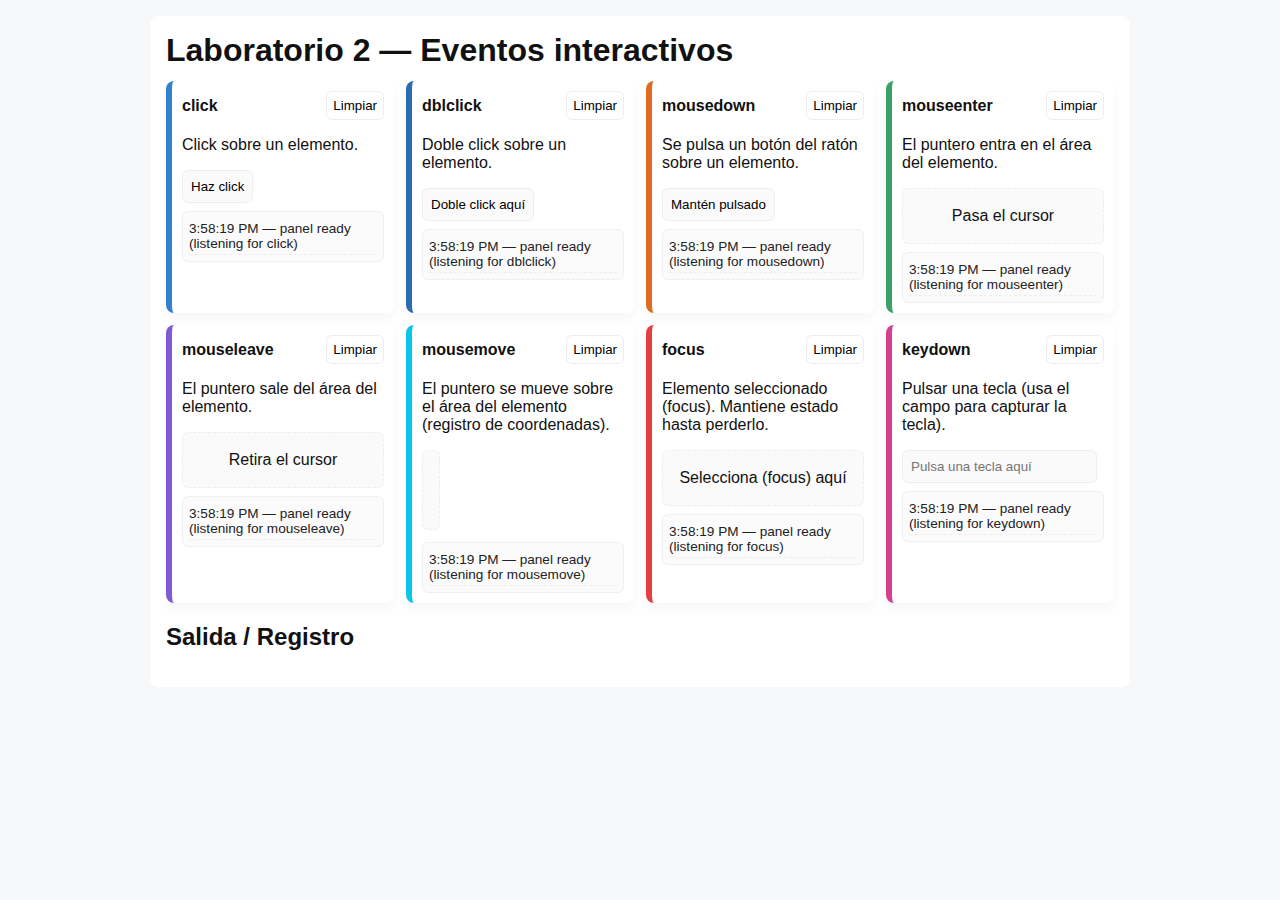
<file: index.html>
<!DOCTYPE html>
<html lang="es">
<head>
    <meta charset="utf-8">
    <meta name="viewport" content="width=device-width,initial-scale=1">
    <title>Laboratorio 2 — Eventos interactivos</title>
    <style>
        :root{--bg:#f6f8fa;--accent:#3182ce;--muted:#666}
        *{box-sizing:border-box}
        body{margin:0;background:var(--bg);font-family:Segoe UI,Arial,Helvetica,sans-serif;color:#111;padding:16px}
        .container{max-width:980px;margin:0 auto;background:#fff;padding:16px;border-radius:8px}
        h1{margin:0 0 12px}

        #event-panels{display:grid;grid-template-columns:repeat(auto-fit,minmax(220px,1fr));gap:12px}
        .event-panel{background:#fff;padding:10px;border-radius:8px;border-left:6px solid transparent;box-shadow:0 6px 12px rgba(0,0,0,0.04)}
        .panel-head{display:flex;justify-content:space-between;align-items:center}
        .panel-head h3{margin:0;font-size:1rem}
        .clear-log{background:transparent;border:1px solid #eee;padding:6px;border-radius:6px;cursor:pointer}
        .event-control{display:inline-block;padding:8px;border-radius:6px;border:1px solid #eee;background:#fafafa;cursor:pointer}
        .box{border:1px dashed #e6eef6}
        .event-log{margin-top:8px;font-size:0.9rem;color:#222;min-height:36px;max-height:120px;overflow:auto;padding:6px;background:#fbfbfb;border-radius:6px;border:1px solid #f0f0f0}
        .log-entry{padding:3px 0;border-bottom:1px dashed #eee;font-size:0.85rem}
        .flash{transform:translateY(-2px);box-shadow:0 8px 18px rgba(0,0,0,0.06)}

        .accent-click{border-left-color:#3182ce}
        .accent-dbl{border-left-color:#2b6cb0}
        .accent-down{border-left-color:#dd6b20}
        .accent-enter{border-left-color:#38a169}
        .accent-leave{border-left-color:#805ad5}
        .accent-move{border-left-color:#0bc5ea}
        .accent-focus{border-left-color:#e53e3e}
        .accent-key{border-left-color:#d53f8c}
        
        @media (max-width:520px){.event-control{width:100%;text-align:center}}
    </style>
</head>
<body>
    <main class="container">
        <h1>Laboratorio 2 — Eventos interactivos</h1>

        <section id="event-panels">
            <section class="event-panel accent-click" data-event="click">
                <div class="panel-head"><h3>click</h3><button class="clear-log">Limpiar</button></div>
                <p>Click sobre un elemento.</p>
                <button class="event-control">Haz click</button>
                <div class="event-log"></div>
            </section>

            <section class="event-panel accent-dbl" data-event="dblclick">
                <div class="panel-head"><h3>dblclick</h3><button class="clear-log">Limpiar</button></div>
                <p>Doble click sobre un elemento.</p>
                <button class="event-control">Doble click aquí</button>
                <div class="event-log"></div>
            </section>

            <section class="event-panel accent-down" data-event="mousedown">
                <div class="panel-head"><h3>mousedown</h3><button class="clear-log">Limpiar</button></div>
                <p>Se pulsa un botón del ratón sobre un elemento.</p>
                <button class="event-control">Mantén pulsado</button>
                <div class="event-log"></div>
            </section>

            <section class="event-panel accent-enter" data-event="mouseenter">
                <div class="panel-head"><h3>mouseenter</h3><button class="clear-log">Limpiar</button></div>
                <p>El puntero entra en el área del elemento.</p>
                <div class="event-control box" style="height:56px;display:flex;align-items:center;justify-content:center">Pasa el cursor</div>
                <div class="event-log"></div>
            </section>

            <section class="event-panel accent-leave" data-event="mouseleave">
                <div class="panel-head"><h3>mouseleave</h3><button class="clear-log">Limpiar</button></div>
                <p>El puntero sale del área del elemento.</p>
                <div class="event-control box" style="height:56px;display:flex;align-items:center;justify-content:center">Retira el cursor</div>
                <div class="event-log"></div>
            </section>

            <section class="event-panel accent-move" data-event="mousemove">
                <div class="panel-head"><h3>mousemove</h3><button class="clear-log">Limpiar</button></div>
                <p>El puntero se mueve sobre el área del elemento (registro de coordenadas).</p>
                <div class="event-control box" style="height:80px"></div>
                <div class="event-log"></div>
            </section>

            <section class="event-panel accent-focus" data-event="focus">
                <div class="panel-head"><h3>focus</h3><button class="clear-log">Limpiar</button></div>
                <p>Elemento seleccionado (focus). Mantiene estado hasta perderlo.</p>
                <div class="event-control box" tabindex="0" style="height:56px;display:flex;align-items:center;justify-content:center">Selecciona (focus) aquí</div>
                <div class="event-log"></div>
            </section>

            <section class="event-panel accent-key" data-event="keydown">
                <div class="panel-head"><h3>keydown</h3><button class="clear-log">Limpiar</button></div>
                <p>Pulsar una tecla (usa el campo para capturar la tecla).</p>
                <input class="event-control" placeholder="Pulsa una tecla aquí">
                <div class="event-log"></div>
            </section>
        </section>

        <section id="output">
            <h2>Salida / Registro</h2>
            <div id="log" aria-live="polite"></div>
            <pre id="summary"></pre>
        </section>
    </main>

    <script src="eljav.js"></script>
</body>
</html>
</file>
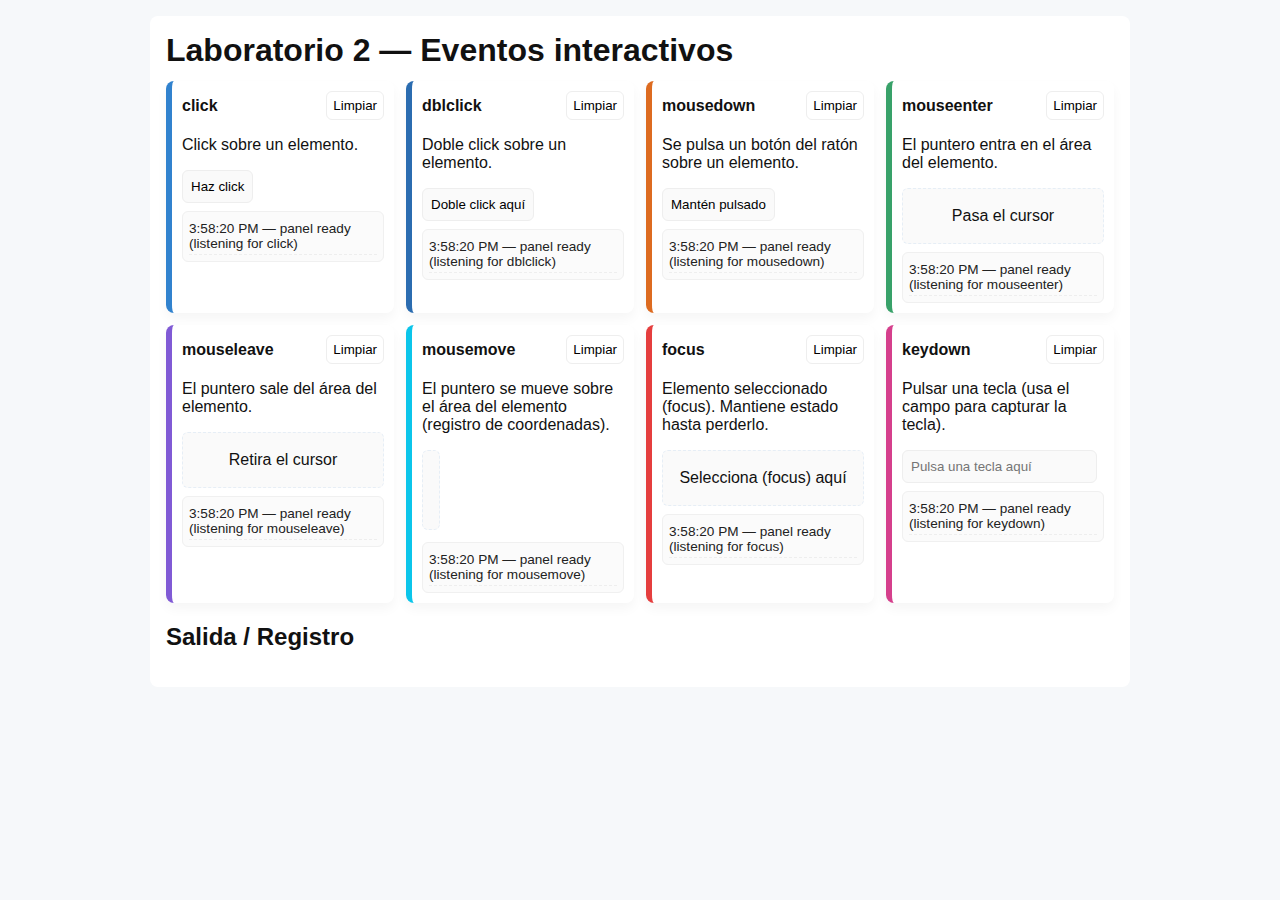
<file: elht.html>
<!DOCTYPE html>
<html lang="es">
<head>
	<meta charset="utf-8">
	<meta name="viewport" content="width=device-width,initial-scale=1">
	<title>Laboratorio 2 — Eventos interactivos</title>
	<style>
		:root{--bg:#f6f8fa;--accent:#3182ce;--muted:#666}
		*{box-sizing:border-box}
		body{margin:0;background:var(--bg);font-family:Segoe UI,Arial,Helvetica,sans-serif;color:#111;padding:16px}
		.container{max-width:980px;margin:0 auto;background:#fff;padding:16px;border-radius:8px}
		h1{margin:0 0 12px}
	
		#event-panels{display:grid;grid-template-columns:repeat(auto-fit,minmax(220px,1fr));gap:12px}
		.event-panel{background:#fff;padding:10px;border-radius:8px;border-left:6px solid transparent;box-shadow:0 6px 12px rgba(0,0,0,0.04)}
		.panel-head{display:flex;justify-content:space-between;align-items:center}
		.panel-head h3{margin:0;font-size:1rem}
		.clear-log{background:transparent;border:1px solid #eee;padding:6px;border-radius:6px;cursor:pointer}
		.event-control{display:inline-block;padding:8px;border-radius:6px;border:1px solid #eee;background:#fafafa;cursor:pointer}
		.box{border:1px dashed #e6eef6}
		.event-log{margin-top:8px;font-size:0.9rem;color:#222;min-height:36px;max-height:120px;overflow:auto;padding:6px;background:#fbfbfb;border-radius:6px;border:1px solid #f0f0f0}
		.log-entry{padding:3px 0;border-bottom:1px dashed #eee;font-size:0.85rem}
		.flash{transform:translateY(-2px);box-shadow:0 8px 18px rgba(0,0,0,0.06)}
	
		.accent-click{border-left-color:#3182ce}
		.accent-dbl{border-left-color:#2b6cb0}
		.accent-down{border-left-color:#dd6b20}
		.accent-enter{border-left-color:#38a169}
		.accent-leave{border-left-color:#805ad5}
		.accent-move{border-left-color:#0bc5ea}
		.accent-focus{border-left-color:#e53e3e}
		.accent-key{border-left-color:#d53f8c}
		
		@media (max-width:520px){.event-control{width:100%;text-align:center}}
	</style>
</head>
<body>
	<main class="container">
		<h1>Laboratorio 2 — Eventos interactivos</h1>

		<section id="event-panels">
			<section class="event-panel accent-click" data-event="click">
				<div class="panel-head"><h3>click</h3><button class="clear-log">Limpiar</button></div>
				<p>Click sobre un elemento.</p>
				<button class="event-control">Haz click</button>
				<div class="event-log"></div>
			</section>

			<section class="event-panel accent-dbl" data-event="dblclick">
				<div class="panel-head"><h3>dblclick</h3><button class="clear-log">Limpiar</button></div>
				<p>Doble click sobre un elemento.</p>
				<button class="event-control">Doble click aquí</button>
				<div class="event-log"></div>
			</section>

			<section class="event-panel accent-down" data-event="mousedown">
				<div class="panel-head"><h3>mousedown</h3><button class="clear-log">Limpiar</button></div>
				<p>Se pulsa un botón del ratón sobre un elemento.</p>
				<button class="event-control">Mantén pulsado</button>
				<div class="event-log"></div>
			</section>

			<section class="event-panel accent-enter" data-event="mouseenter">
				<div class="panel-head"><h3>mouseenter</h3><button class="clear-log">Limpiar</button></div>
				<p>El puntero entra en el área del elemento.</p>
				<div class="event-control box" style="height:56px;display:flex;align-items:center;justify-content:center">Pasa el cursor</div>
				<div class="event-log"></div>
			</section>

			<section class="event-panel accent-leave" data-event="mouseleave">
				<div class="panel-head"><h3>mouseleave</h3><button class="clear-log">Limpiar</button></div>
				<p>El puntero sale del área del elemento.</p>
				<div class="event-control box" style="height:56px;display:flex;align-items:center;justify-content:center">Retira el cursor</div>
				<div class="event-log"></div>
			</section>

			<section class="event-panel accent-move" data-event="mousemove">
				<div class="panel-head"><h3>mousemove</h3><button class="clear-log">Limpiar</button></div>
				<p>El puntero se mueve sobre el área del elemento (registro de coordenadas).</p>
				<div class="event-control box" style="height:80px"></div>
				<div class="event-log"></div>
			</section>

			<section class="event-panel accent-focus" data-event="focus">
				<div class="panel-head"><h3>focus</h3><button class="clear-log">Limpiar</button></div>
				<p>Elemento seleccionado (focus). Mantiene estado hasta perderlo.</p>
				<div class="event-control box" tabindex="0" style="height:56px;display:flex;align-items:center;justify-content:center">Selecciona (focus) aquí</div>
				<div class="event-log"></div>
			</section>

			<section class="event-panel accent-key" data-event="keydown">
				<div class="panel-head"><h3>keydown</h3><button class="clear-log">Limpiar</button></div>
				<p>Pulsar una tecla (usa el campo para capturar la tecla).</p>
				<input class="event-control" placeholder="Pulsa una tecla aquí">
				<div class="event-log"></div>
			</section>
		</section>

		<section id="output">
			<h2>Salida / Registro</h2>
			<div id="log" aria-live="polite"></div>
			<pre id="summary"></pre>
		</section>
	</main>

	<script src="eljav.js"></script>
</body>
</html>
</file>
